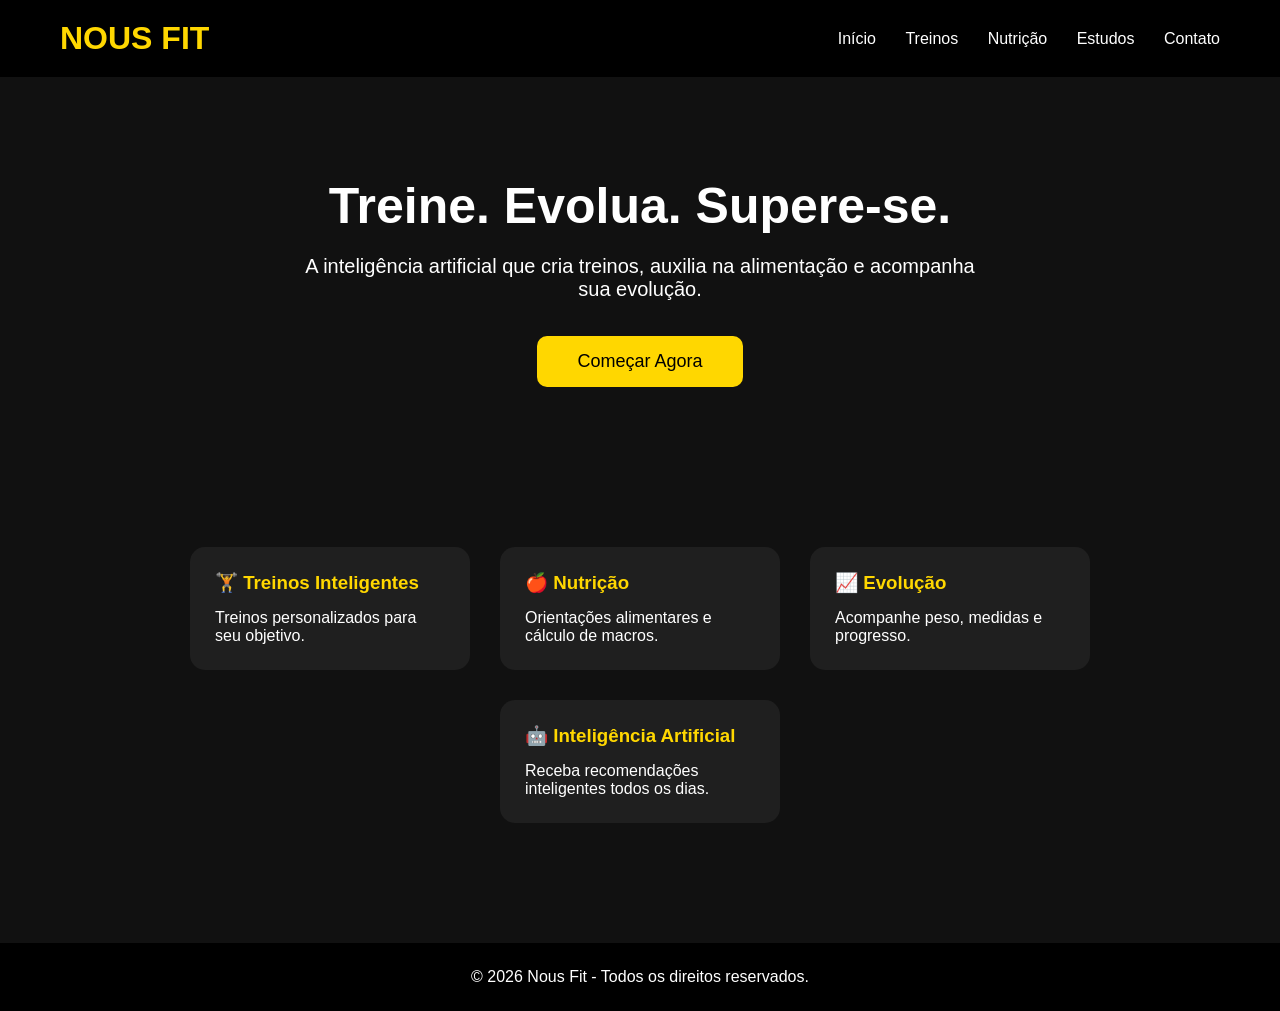
<file: index.html>
<!DOCTYPE html>
<html lang="pt-BR">

<head>

    <!-- Configuração de caracteres -->
    <meta charset="UTF-8">

    <!-- Responsividade para celulares -->
    <meta name="viewport" content="width=device-width, initial-scale=1.0">

    <!-- Título da aba -->
    <title>Nous Fit</title>

    <!-- Ícone da aba (adicione o arquivo futuramente) -->
    <!-- <link rel="icon" href="imagens/logo.png"> -->

    <!-- Arquivo CSS -->
    <link rel="stylesheet" href="style.css">

</head>

<body>

    <!-- Cabeçalho -->
    <header>

        <!-- Logo -->
        <h1>NOUS FIT</h1>

        <!-- Menu -->
        <nav>

            <a href="#">Início</a>
            <a href="#">Treinos</a>
            <a href="#">Nutrição</a>
            <a href="#">Estudos</a>
            <a href="#">Contato</a>

        </nav>

    </header>

    <!-- Conteúdo Principal -->
    <main>

        <!-- Banner Principal -->
        <section class="hero">

            <h2>Treine. Evolua. Supere-se.</h2>

            <p>
                A inteligência artificial que cria treinos,
                auxilia na alimentação e acompanha sua evolução.
            </p>

            <button>Começar Agora</button>

        </section>

        <!-- Recursos -->
        <section class="recursos">

            <!-- Card 1 -->
            <div class="card">

                <h3>🏋️ Treinos Inteligentes</h3>

                <p>
                    Treinos personalizados para seu objetivo.
                </p>

            </div>

            <!-- Card 2 -->
            <div class="card">

                <h3>🍎 Nutrição</h3>

                <p>
                    Orientações alimentares e cálculo de macros.
                </p>

            </div>

            <!-- Card 3 -->
            <div class="card">

                <h3>📈 Evolução</h3>

                <p>
                    Acompanhe peso, medidas e progresso.
                </p>

            </div>

            <!-- Card 4 -->
            <div class="card">

                <h3>🤖 Inteligência Artificial</h3>

                <p>
                    Receba recomendações inteligentes todos os dias.
                </p>

            </div>

        </section>

    </main>

    <!-- Rodapé -->
    <footer>

        <p>© 2026 Nous Fit - Todos os direitos reservados.</p>

    </footer>

    <!-- Arquivo JavaScript -->
    <script src="script.js"></script>

</body>

</html>
</file>
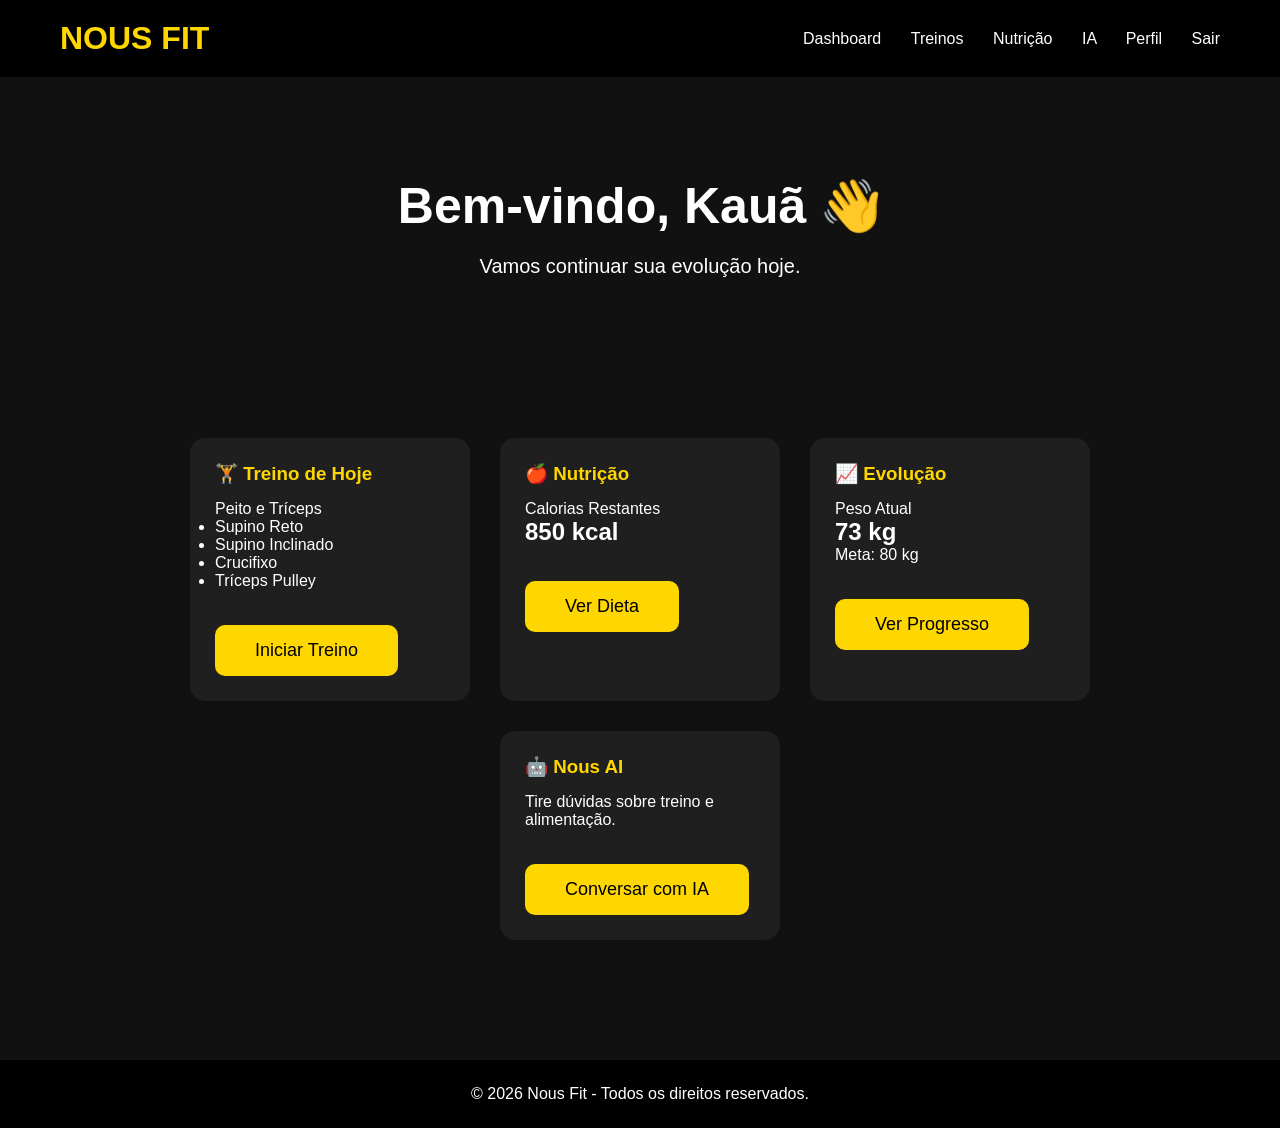
<file: dashboard.html>
<!DOCTYPE html>
<html lang="pt-BR">

<head>

    <!-- Configurações da página -->
    <meta charset="UTF-8">

    <meta name="viewport" content="width=device-width, initial-scale=1.0">

    <title>Dashboard - Nous Fit</title>

    <!-- CSS -->
    <link rel="stylesheet" href="style.css">

</head>

<body>

    <!-- Cabeçalho -->
    <header>

        <h1>NOUS FIT</h1>

        <nav>

            <a href="#">Dashboard</a>
            <a href="#">Treinos</a>
            <a href="#">Nutrição</a>
            <a href="#">IA</a>
            <a href="#">Perfil</a>
            <a href="#">Sair</a>

        </nav>

    </header>

    <!-- Conteúdo Principal -->
    <main>

        <!-- Mensagem de boas-vindas -->
        <section class="hero">

            <h2>Bem-vindo, Kauã 👋</h2>

            <p>
                Vamos continuar sua evolução hoje.
            </p>

        </section>

        <!-- Área dos Cards -->
        <section class="recursos">

            <!-- Card Treino -->
            <div class="card">

                <h3>🏋️ Treino de Hoje</h3>

                <p>Peito e Tríceps</p>

                <ul>

                    <li>Supino Reto</li>
                    <li>Supino Inclinado</li>
                    <li>Crucifixo</li>
                    <li>Tríceps Pulley</li>

                </ul>

                <button>Iniciar Treino</button>

            </div>

            <!-- Card Nutrição -->
            <div class="card">

                <h3>🍎 Nutrição</h3>

                <p>Calorias Restantes</p>

                <h2>850 kcal</h2>

                <button>Ver Dieta</button>

            </div>

            <!-- Card Evolução -->
            <div class="card">

                <h3>📈 Evolução</h3>

                <p>Peso Atual</p>

                <h2>73 kg</h2>

                <p>Meta: 80 kg</p>

                <button>Ver Progresso</button>

            </div>

            <!-- Card IA -->
            <div class="card">

                <h3>🤖 Nous AI</h3>

                <p>
                    Tire dúvidas sobre treino e alimentação.
                </p>

                <button>Conversar com IA</button>

            </div>

        </section>

    </main>

    <!-- Rodapé -->
    <footer>

        <p>© 2026 Nous Fit - Todos os direitos reservados.</p>

    </footer>

    <!-- JavaScript -->
    <script src="script.js"></script>

</body>

</html>
</file>
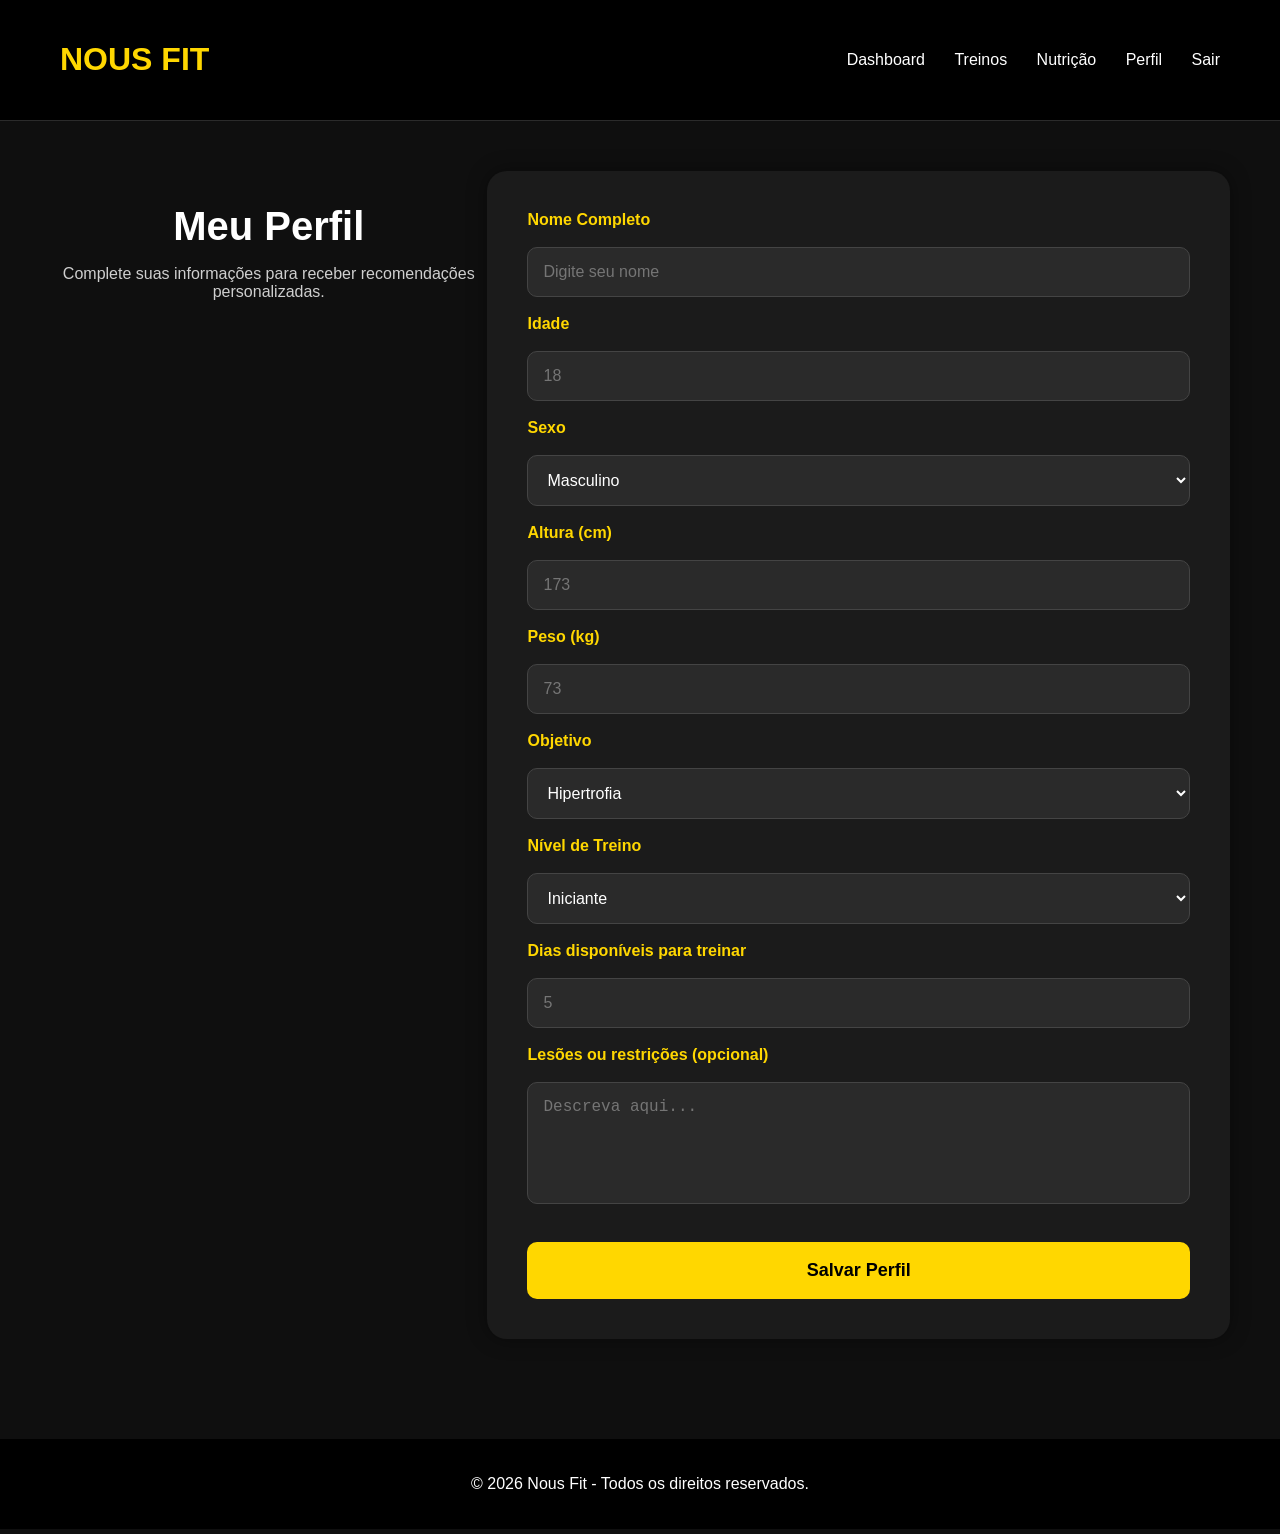
<file: perfil.html>
<!DOCTYPE html>
<html lang="pt-BR">

<head>

    <!-- Configurações da página -->
    <meta charset="UTF-8">

    <meta name="viewport" content="width=device-width, initial-scale=1.0">

    <title>Perfil - Nous Fit</title>

    <!-- CSS -->
    <link rel="stylesheet" href="perfil.css">

</head>

<body>

    <!-- Cabeçalho -->
    <header>

        <h1>NOUS FIT</h1>

        <nav>

            <a href="dashboard.html">Dashboard</a>
            <a href="treinos.html">Treinos</a>
            <a href="nutricao.html">Nutrição</a>
            <a href="perfil.html">Perfil</a>
            <a href="login.html">Sair</a>

        </nav>

    </header>

    <!-- Conteúdo Principal -->
    <main>

        <section class="hero">

            <h2>Meu Perfil</h2>

            <p>
                Complete suas informações para receber recomendações personalizadas.
            </p>

        </section>

        <section class="card">

            <form>

                <label for="nome">Nome Completo</label>
                <input type="text" id="nome" placeholder="Digite seu nome">

                <label for="idade">Idade</label>
                <input type="number" id="idade" placeholder="18">

                <label for="sexo">Sexo</label>

                <select id="sexo">

                    <option>Masculino</option>
                    <option>Feminino</option>
                    <option>Prefiro não informar</option>

                </select>

                <label for="altura">Altura (cm)</label>
                <input type="number" id="altura" placeholder="173">

                <label for="peso">Peso (kg)</label>
                <input type="number" id="peso" placeholder="73">

                <label for="objetivo">Objetivo</label>

                <select id="objetivo">

                    <option>Hipertrofia</option>
                    <option>Emagrecimento</option>
                    <option>Condicionamento</option>
                    <option>Definição</option>

                </select>

                <label for="nivel">Nível de Treino</label>

                <select id="nivel">

                    <option>Iniciante</option>
                    <option>Intermediário</option>
                    <option>Avançado</option>

                </select>

                <label for="dias">Dias disponíveis para treinar</label>
                <input type="number" id="dias" placeholder="5">

                <label for="lesoes">Lesões ou restrições (opcional)</label>

                <textarea
                    id="lesoes"
                    rows="5"
                    placeholder="Descreva aqui..."
                ></textarea>

                <button type="submit">
                    Salvar Perfil
                </button>

            </form>

        </section>

    </main>

    <!-- Rodapé -->
    <footer>

        <p>© 2026 Nous Fit - Todos os direitos reservados.</p>

    </footer>

    <!-- JavaScript -->
    <script src="script.js"></script>

</body>

</html>
</file>
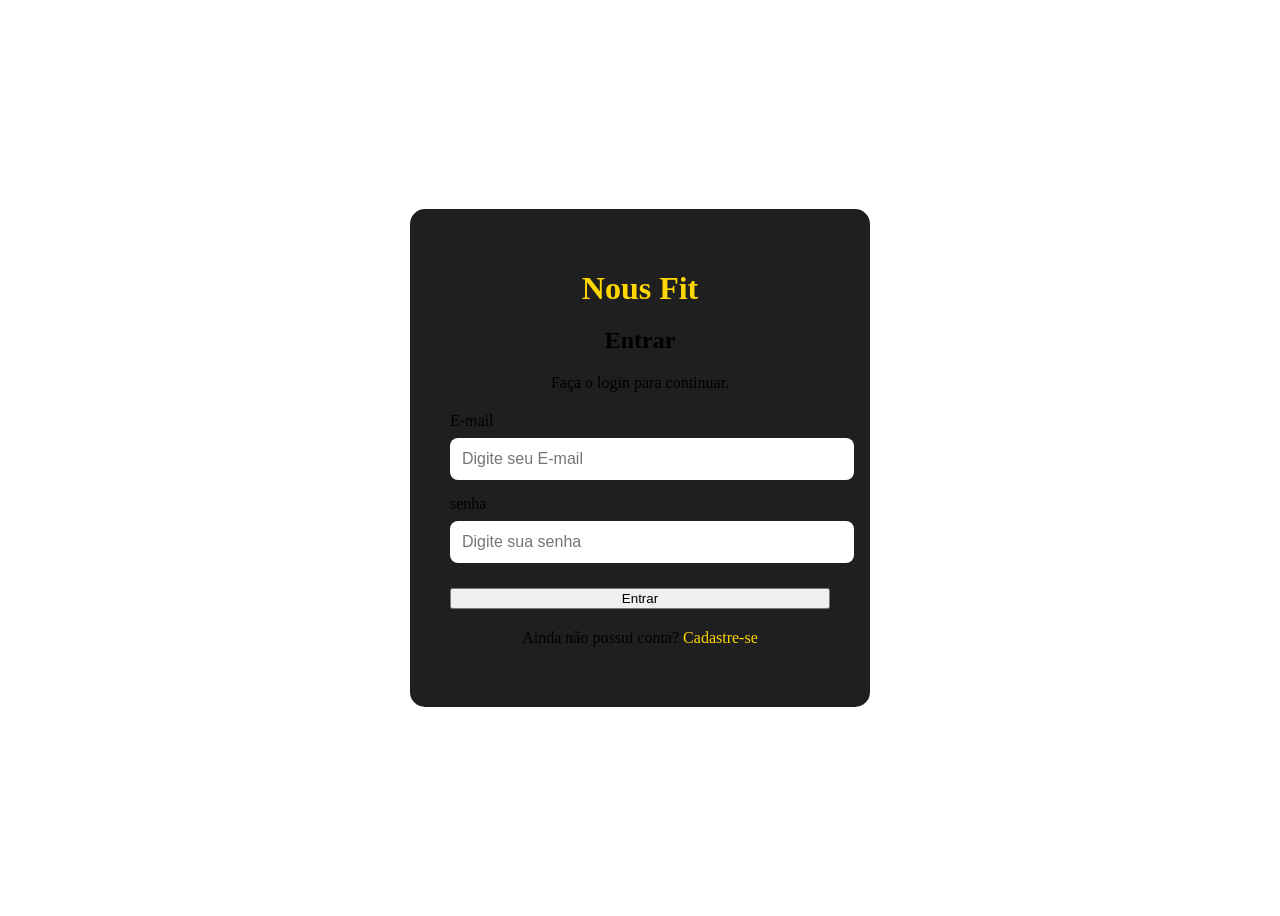
<file: Nous fit - Copia/paginas/login.html>
<!DOCTYPE html>
<html lang="pt-BR">
<head>

    <meta charset="UTF-8">
    <meta name="viewport" content="width=device-width, initial-scale=1.0">
    <title>Login - Nous Fit </title>

 <link rel="stylesheet" href="style.css">

</head>
<body>
    
<main class="login">

<div class="login-card">

<h1>Nous Fit</h1>


<h2>Entrar</h2>

<p>Faça o login para continuar.</p>

<form>

<label for="email">E-mail</label>

<input

type="email"
id="email"
placeholder="Digite seu E-mail"
required
>

<label for="senha">senha</label>

<input
type="password"
id="senha"
placeholder="Digite sua senha"
required
>

<button type="submit"> 
    
    Entrar
    </button>
    
 </form>

            <p class="cadastro">
                Ainda não possui conta?

                <a href="cadastro.html">
                    Cadastre-se
                </a>
            </p>

        </div>

    </main>

</body>

</html>
</file>
<file: style.css>
/* Remove a margem e o espaçamento padrão de todos os elementos */
*{
    margin: 0;
    padding: 0;
    box-sizing: border-box;
}

/* Define a fonte e a cor de fundo da página */
body{
    font-family: Arial, Helvetica, sans-serif;
    background-color: #111;
    color: white;
}

/* Cabeçalho */
header{
    display: flex;                 /* Coloca os elementos lado a lado */
    justify-content: space-between;/* Espaço entre logo e menu */
    align-items: center;           /* Centraliza verticalmente */
    padding: 20px 60px;
    background-color: #000;
}

/* Nome da empresa */
header h1{
    color: #FFD700; /* Dourado */
}

/* Menu */
nav a{
    color: white;
    text-decoration: none; /* Remove o sublinhado */
    margin-left: 25px;
    transition: 0.3s;
}

/* Cor quando passa o mouse */
nav a:hover{
    color: #FFD700;
}

/* Seção principal */
.hero{
    text-align: center;
    padding: 100px 20px;
}

/* Título principal */
.hero h2{
    font-size: 50px;
    margin-bottom: 20px;
}

/* Texto */
.hero p{
    font-size: 20px;
    max-width: 700px;
    margin: auto;
}

/* Botão */
button{
    margin-top: 35px;
    padding: 15px 40px;
    border: none;
    border-radius: 10px;
    background-color: #FFD700;
    color: black;
    font-size: 18px;
    cursor: pointer;
    transition: 0.3s;
}

/* Efeito ao passar o mouse */
button:hover{
    transform: scale(1.05);
}

/* Área dos cartões */
.recursos{
    display: flex;
    justify-content: center;
    flex-wrap: wrap;
    gap: 30px;
    padding: 60px;
}

/* Cartão */
.card{
    background-color: #1f1f1f;
    width: 280px;
    padding: 25px;
    border-radius: 15px;
    transition: 0.3s;
}

/* Efeito ao passar o mouse */
.card:hover{
    transform: translateY(-10px);
}

/* Título do cartão */
.card h3{
    margin-bottom: 15px;
    color: #FFD700;
}

/* Rodapé */
footer{
    text-align: center;
    padding: 25px;
    margin-top: 60px;
    background-color: black;
}
</file>
<file: perfil.css>
/* ============================= */
/* NOUS FIT - PERFIL             */
/* ============================= */

body{

    margin:0;
    padding:0;

    background:#0f0f0f;

    color:white;

    font-family:Arial, Helvetica, sans-serif;

}


/* Cabeçalho */

header{

    display:flex;

    justify-content:space-between;

    align-items:center;

    padding:20px 60px;

    background:#000;

    border-bottom:1px solid #2b2b2b;

}

header h1{

    color:#FFD700;

}

nav a{

    color:white;

    text-decoration:none;

    margin-left:25px;

    transition:0.3s;

}

nav a:hover{

    color:#FFD700;

}


/* Área principal */

main{

    display:flex;

    justify-content:center;

    padding:50px;

}


/* Cartão */

.card{

    width:800px;

    background:#1b1b1b;

    padding:40px;

    border-radius:20px;

    box-shadow:0 0 20px rgba(0,0,0,.4);

}


/* Título */

.hero{

    text-align:center;

    margin-bottom:40px;

}

.hero h2{

    font-size:40px;

    margin-bottom:10px;

}

.hero p{

    color:#cfcfcf;

}


/* Formulário */

form{

    display:flex;

    flex-direction:column;

    gap:18px;

}


/* Labels */

label{

    font-weight:bold;

    color:#FFD700;

}


/* Inputs */

input,
select,
textarea{

    background:#2a2a2a;

    color:white;

    border:1px solid #444;

    padding:15px;

    border-radius:10px;

    font-size:16px;

    outline:none;

}


/* Quando clicar */

input:focus,
select:focus,
textarea:focus{

    border:1px solid #FFD700;

}


/* Área de texto */

textarea{

    resize:none;

}


/* Botão */

button{

    margin-top:20px;

    padding:18px;

    border:none;

    border-radius:10px;

    background:#FFD700;

    color:black;

    font-size:18px;

    font-weight:bold;

    cursor:pointer;

    transition:.3s;

}

button:hover{

    background:#ffca00;

    transform:scale(1.02);

}


/* Rodapé */

footer{

    margin-top:50px;

    text-align:center;

    padding:20px;

    background:#000;

}


/* Responsividade */

@media(max-width:900px){

    .card{

        width:95%;

        padding:25px;

    }

    header{

        flex-direction:column;

        gap:20px;

    }

}
</file>
<file: Nous fit - Copia/paginas/style.css>
.login{

    display:flex;
    justify-content:center;
    align-items:center;
    height:100vh;

}

.login-card{

    width:380px;
    background: #1f1f1f;
    padding:40px;
    border-radius:15px;

}




.login-card h1{

text-align: center;
 color:#FFD700;
    margin-bottom:10px;

}

.login-card h2{

text-align:center;
margin-bottom:20px;

}

.login-card p{

text-align:center;
margin-bottom:20px;

}

.login-card label{

    display:block;

    margin-top:15px;

}

.login-card input{

    width:100%;

    padding:12px;

    margin-top:8px;

    border-radius:8px;

    border:none;

    font-size:16px;

}

.login-card button{

    width:100%;

    margin-top:25px;

}

.cadastro{

    margin-top:20px;

}

.cadastro a{

    color:#FFD700;

    text-decoration:none;


}
</file>
